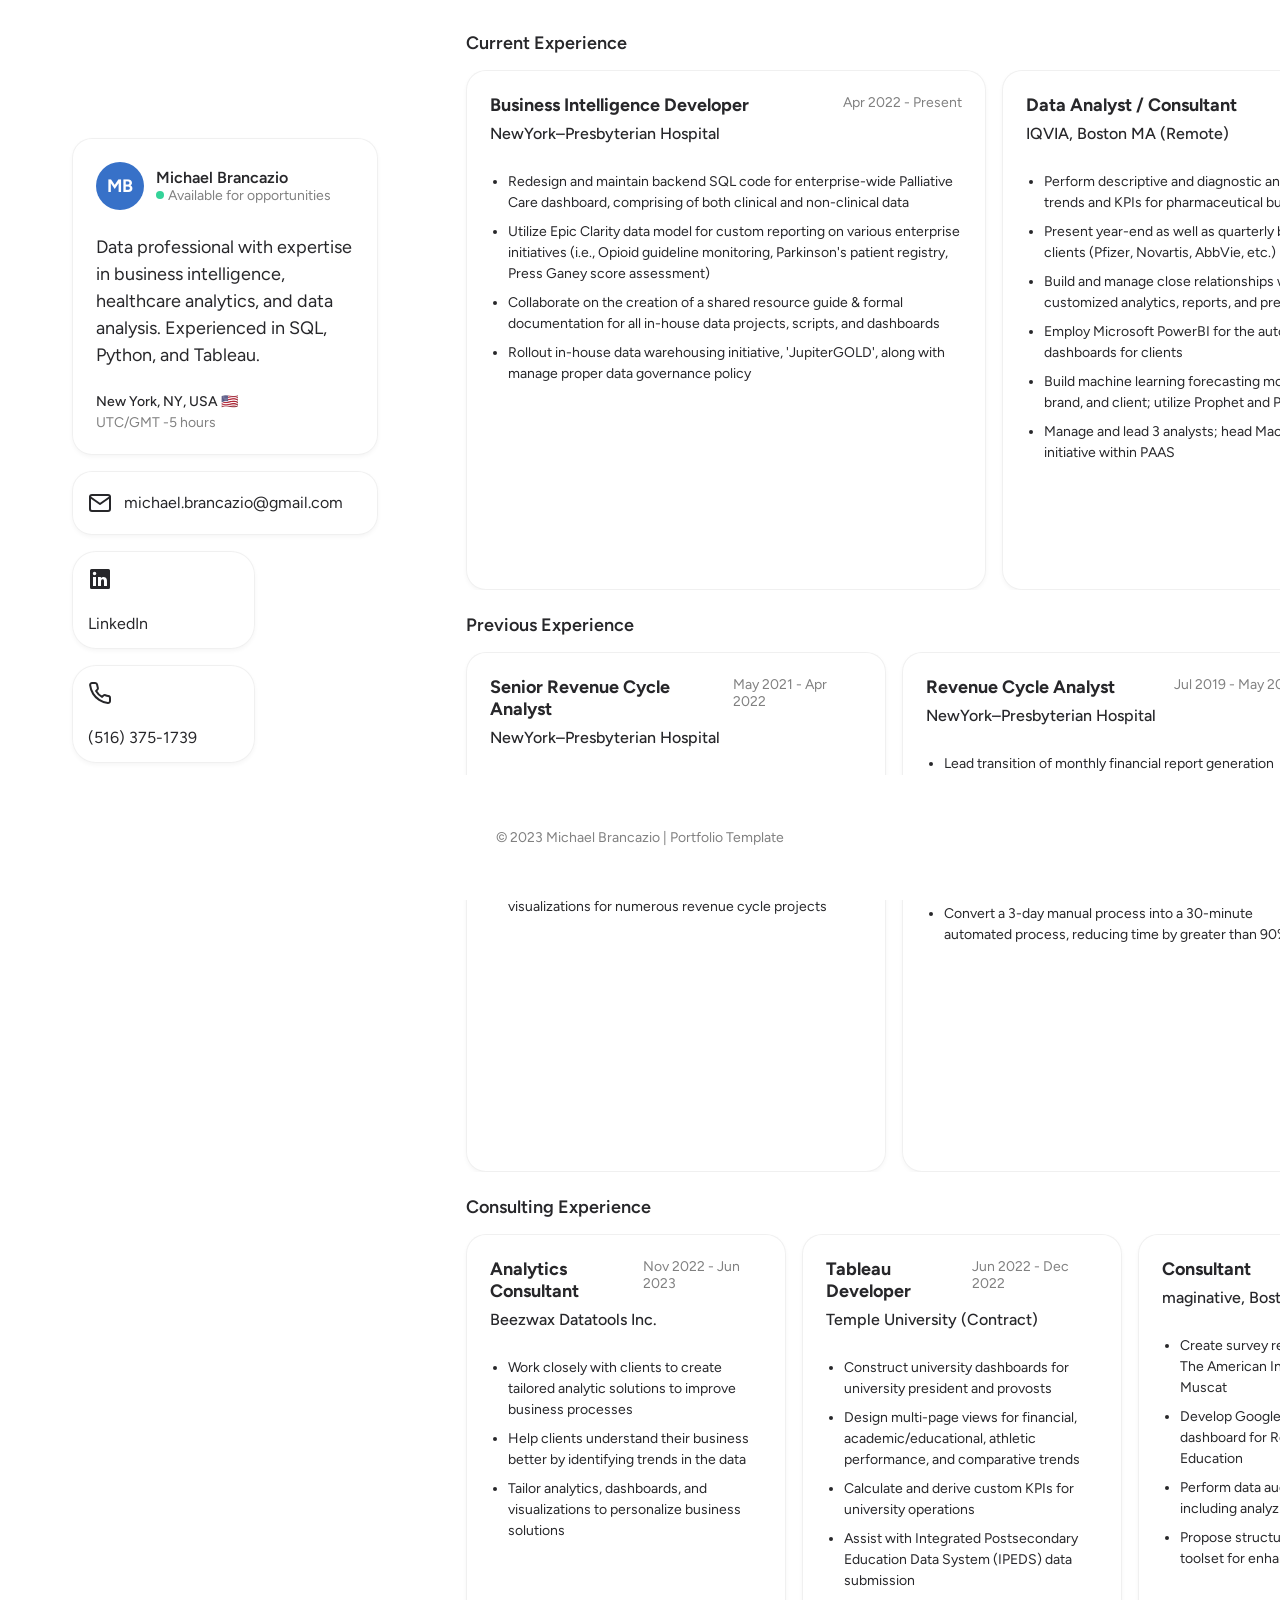
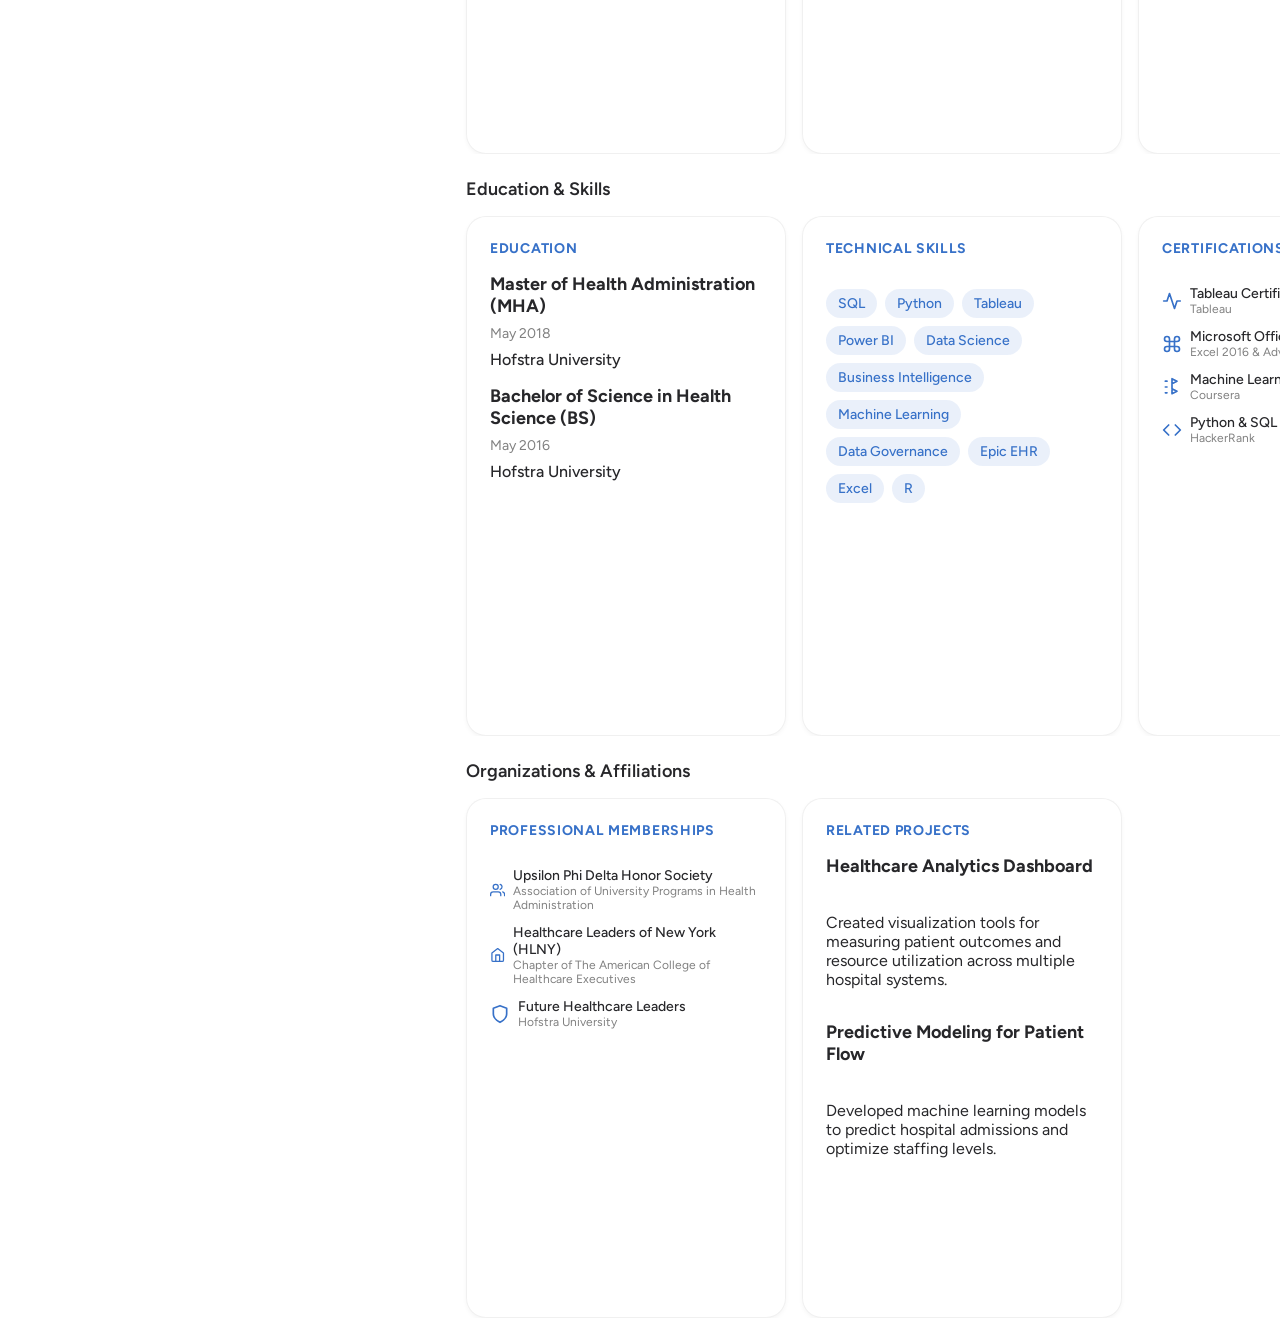
<file: original_main.html>
<!doctype html>
<html lang="en">
<head>
    <meta charset="utf-8">
    <meta name="viewport" content="width=device-width">
    <title>Michael Brancazio | Data & Analytics Professional</title>
    <meta name="description" content="Michael Brancazio is a data professional with expertise in business intelligence, data analysis, and healthcare analytics.">
    <link rel="icon" href="https://framerusercontent.com/images/ENkVxBCQ6Tnxb3xKHvZyByF85E.png">
    <!-- Open Graph / Facebook -->
    <meta property="og:type" content="website">
    <meta property="og:title" content="Michael Brancazio | Portfolio">
    <meta property="og:description" content="Healthcare data professional specializing in business intelligence, data analysis, and analytics.">
    
    <link href="https://fonts.googleapis.com/css2?family=Figtree:wght@400;500;600;700&display=swap" rel="stylesheet">
    
    <style>
        :root {
            --bg-color: rgb(255, 255, 255);
            --card-bg: rgb(255, 255, 255);
            --text-color: rgb(39, 39, 42);
            --text-secondary: rgb(128, 128, 128);
            --border-color: rgba(0, 0, 0, 0.06);
            --accent-blue: #3771c8;
            --accent-teal: #4682B4;
            --font-primary: "Figtree", sans-serif;
        }
        
        @media (prefers-color-scheme: dark) {
            :root {
                --bg-color: rgb(10, 10, 11);
                --card-bg: rgb(18, 18, 18);
                --text-color: rgb(255, 255, 255);
                --text-secondary: rgb(161, 161, 170);
                --border-color: rgba(255, 255, 255, 0.06);
            }
        }
        
        body {
            margin: 0;
            padding: 0;
            box-sizing: border-box;
            background-color: var(--bg-color);
            font-family: var(--font-primary);
            color: var(--text-color);
            -webkit-font-smoothing: antialiased;
            -moz-osx-font-smoothing: grayscale;
            overflow-x: hidden;
        }
        
        *, *::before, *::after {
            box-sizing: border-box;
        }
        
        .container {
            max-width: 1440px;
            margin: 0 auto;
            padding: 0;
            display: flex;
            flex-direction: column;
            align-items: center;
        }
        
        .section {
            width: 100%;
            min-height: 100vh;
            display: flex;
            position: relative;
        }
        
        .fixed-column {
            position: sticky;
            top: 0;
            height: 100vh;
            display: flex;
            flex-direction: column;
            justify-content: center;
            padding: 0 72px;
            width: 450px;
            overflow: auto;
            z-index: 1;
        }
        
        .scrollable-content {
            display: flex;
            flex-direction: column;
            gap: 24px;
            padding: 32px 0;
            height: 100vh;
            overflow: visible;
            width: calc(100% - 450px);
        }
        
        .horizontal-scroll-container {
            display: flex;
            flex-direction: row;
            gap: 16px;
            padding: 0 16px;
            overflow-x: auto;
            scroll-behavior: smooth;
            -webkit-overflow-scrolling: touch;
            width: 100%;
            height: 520px;
        }
        
        .horizontal-scroll-container::-webkit-scrollbar {
            display: none;
        }
        
        .profile-card {
            background-color: var(--card-bg);
            border-radius: 20px;
            box-shadow: inset 0px 0px 0px 1px var(--border-color), 0px 2px 4px 0px rgba(0, 0, 0, 0.04);
            padding: 24px;
            display: flex;
            flex-direction: column;
            gap: 24px;
            height: auto;
            width: 100%;
            max-width: 420px;
        }
        
        .profile-header {
            display: flex;
            align-items: center;
            gap: 12px;
        }
        
        .avatar {
            width: 48px;
            height: 48px;
            border-radius: 50%;
            background-color: var(--accent-blue);
            color: white;
            display: flex;
            align-items: center;
            justify-content: center;
            font-weight: 700;
            font-size: 18px;
        }
        
        .profile-info {
            display: flex;
            flex-direction: column;
        }
        
        .profile-name {
            font-weight: 600;
            font-size: 16px;
        }
        
        .profile-status {
            display: flex;
            align-items: center;
            gap: 4px;
            font-size: 14px;
            color: var(--text-secondary);
        }
        
        .status-dot {
            width: 8px;
            height: 8px;
            border-radius: 50%;
            background-color: #34D399;
        }
        
        .profile-description {
            font-size: 18px;
            line-height: 1.5;
        }
        
        .location-info {
            display: flex;
            flex-direction: column;
            gap: 4px;
            font-size: 14px;
        }
        
        .location {
            font-weight: 500;
        }
        
        .timezone {
            color: var(--text-secondary);
        }
        
        .card {
            background-color: var(--card-bg);
            border-radius: 20px;
            box-shadow: inset 0px 0px 0px 1px var(--border-color), 0px 2px 4px 0px rgba(0, 0, 0, 0.04);
            padding: 24px;
            display: flex;
            flex-direction: column;
            min-height: 180px;
            height: 100%;
            min-width: 320px;
            width: 320px;
            flex-shrink: 0;
            overflow-y: auto;
            transition: transform 0.2s ease-in-out;
        }
        
        .card:hover {
            transform: translateY(-5px);
        }
        
        .card-wide {
            min-width: 420px;
            width: 420px;
        }
        
        .card-large {
            min-width: 520px;
            width: 520px;
        }
        
        .card-section-title {
            font-weight: 700;
            font-size: 14px;
            text-transform: uppercase;
            letter-spacing: 0.05em;
            margin-bottom: 16px;
            color: var(--accent-blue);
        }
        
        .card-title {
            font-weight: 600;
            font-size: 20px;
            margin-bottom: 16px;
        }
        
        .experience-card {
            display: flex;
            flex-direction: column;
            gap: 8px;
        }
        
        .experience-header {
            display: flex;
            justify-content: space-between;
            align-items: flex-start;
        }
        
        .experience-title {
            font-weight: 700;
            font-size: 18px;
        }
        
        .experience-date {
            font-size: 14px;
            color: var(--text-secondary);
        }
        
        .experience-company {
            font-weight: 500;
            font-size: 16px;
        }
        
        .experience-description {
            margin-top: 12px;
        }
        
        .experience-description ul {
            padding-left: 18px;
            margin: 8px 0;
        }
        
        .experience-description li {
            margin-bottom: 8px;
            line-height: 1.5;
            font-size: 14px;
        }
        
        .links-container {
            display: flex;
            flex-direction: column;
            gap: 16px;
            max-width: 450px;
        }
        
        .link-row {
            display: flex;
            flex-wrap: wrap;
            gap: 16px;
        }
        
        .link-card {
            background-color: var(--card-bg);
            border-radius: 24px;
            box-shadow: inset 0px 0px 0px 1px var(--border-color), 0px 2px 4px 0px rgba(0, 0, 0, 0.04);
            padding: 16px;
            display: flex;
            flex-direction: column;
            justify-content: space-between;
            width: 183px;
            height: 98px;
            text-decoration: none;
            color: var(--text-color);
            transition: transform 0.2s ease-in-out;
        }
        
        .link-card:hover {
            transform: translateY(-3px);
        }
        
        .link-icon {
            width: 24px;
            height: 24px;
        }
        
        .link-email {
            width: 100%;
            max-width: 100%;
            border-radius: 20px;
            height: 64px;
            display: flex;
            flex-direction: row;
            align-items: center;
            padding: 12px 16px;
            gap: 12px;
        }
        
        .link-text {
            flex: 1;
        }
        
        .skills-list {
            display: flex;
            flex-wrap: wrap;
            gap: 8px;
            margin-top: 16px;
        }
        
        .skill-tag {
            background-color: rgba(55, 113, 200, 0.1);
            padding: 6px 12px;
            border-radius: 16px;
            font-size: 14px;
            font-weight: 500;
            color: var(--accent-blue);
        }
        
        .certifications-list {
            display: flex;
            flex-direction: column;
            gap: 12px;
            margin-top: 12px;
        }
        
        .cert-item {
            display: flex;
            align-items: center;
            gap: 8px;
        }
        
        .cert-icon {
            width: 20px;
            height: 20px;
            color: var(--accent-blue);
        }
        
        .cert-title {
            font-weight: 500;
            font-size: 14px;
        }
        
        .cert-issuer {
            font-size: 12px;
            color: var(--text-secondary);
        }
        
        .section-label {
            font-weight: 600;
            font-size: 18px;
            margin-bottom: 16px;
            padding-left: 16px;
        }
        
        .footer {
            padding: 40px 16px;
            text-align: center;
            font-size: 14px;
            color: var(--text-secondary);
            width: 100%;
            position: fixed;
            bottom: 0;
            background-color: var(--bg-color);
            z-index: 10;
        }
        
        @media (max-width: 1024px) {
            .fixed-column {
                padding: 0 48px;
                width: 400px;
            }
            
            .scrollable-content {
                width: calc(100% - 400px);
            }
        }
        
        @media (max-width: 768px) {
            .section {
                flex-direction: column;
                min-height: auto;
            }
            
            .fixed-column {
                position: relative;
                height: auto;
                width: 100%;
                padding: 96px 24px 48px;
            }
            
            .scrollable-content {
                width: 100%;
                height: auto;
                overflow: visible;
            }
            
            .horizontal-scroll-container {
                height: auto;
                padding: 16px;
                flex-wrap: wrap;
                justify-content: center;
            }
            
            .card {
                min-width: 100%;
                width: 100%;
            }
            
            .card-wide, .card-large {
                min-width: 100%;
                width: 100%;
            }
            
            .profile-card {
                max-width: 100%;
            }
            
            .links-container {
                max-width: 100%;
            }
            
            .link-card {
                width: calc(50% - 8px);
            }
            
            .footer {
                position: relative;
            }
        }
    </style>
</head>

<body>
    <div class="container">
        <div class="section">
            <div class="fixed-column">
                <div class="profile-card">
                    <div class="profile-header">
                        <div class="avatar">MB</div>
                        <div class="profile-info">
                            <div class="profile-name">Michael Brancazio</div>
                            <div class="profile-status">
                                <div class="status-dot"></div>
                                <span>Available for opportunities</span>
                            </div>
                        </div>
                    </div>
                    
                    <div class="profile-description">
                        Data professional with expertise in business intelligence, healthcare analytics, and data analysis. Experienced in SQL, Python, and Tableau.
                    </div>
                    
                    <div class="location-info">
                        <div class="location">New York, NY, USA 🇺🇸</div>
                        <div class="timezone">UTC/GMT -5 hours</div>
                    </div>
                </div>
                
                <div class="links-container" style="margin-top: 16px;">
                    <a href="mailto:michael.brancazio@gmail.com" class="link-card link-email">
                        <svg class="link-icon" xmlns="http://www.w3.org/2000/svg" viewBox="0 0 24 24" fill="none" stroke="currentColor" stroke-width="2" stroke-linecap="round" stroke-linejoin="round">
                            <path d="M4 4h16c1.1 0 2 .9 2 2v12c0 1.1-.9 2-2 2H4c-1.1 0-2-.9-2-2V6c0-1.1.9-2 2-2z"></path>
                            <polyline points="22,6 12,13 2,6"></polyline>
                        </svg>
                        <span class="link-text">michael.brancazio@gmail.com</span>
                    </a>
                    
                    <div class="link-row">
                        <a href="https://www.linkedin.com/in/michael-brancazio" target="_blank" class="link-card">
                            <svg class="link-icon" xmlns="http://www.w3.org/2000/svg" viewBox="0 0 24 24" fill="currentColor">
                                <path d="M20.5 2h-17A1.5 1.5 0 002 3.5v17A1.5 1.5 0 003.5 22h17a1.5 1.5 0 001.5-1.5v-17A1.5 1.5 0 0020.5 2zM8 19H5v-9h3zM6.5 8.25A1.75 1.75 0 118.3 6.5a1.78 1.78 0 01-1.8 1.75zM19 19h-3v-4.74c0-1.42-.6-1.93-1.38-1.93A1.74 1.74 0 0013 14.19a.66.66 0 000 .14V19h-3v-9h2.9v1.3a3.11 3.11 0 012.7-1.4c1.55 0 3.36.86 3.36 3.66z"></path>
                            </svg>
                            <span>LinkedIn</span>
                        </a>
                        
                        <a href="tel:5163751739" class="link-card">
                            <svg class="link-icon" xmlns="http://www.w3.org/2000/svg" viewBox="0 0 24 24" fill="none" stroke="currentColor" stroke-width="2" stroke-linecap="round" stroke-linejoin="round">
                                <path d="M22 16.92v3a2 2 0 01-2.18 2 19.79 19.79 0 01-8.63-3.07 19.5 19.5 0 01-6-6 19.79 19.79 0 01-3.07-8.67A2 2 0 014.11 2h3a2 2 0 012 1.72 12.84 12.84 0 00.7 2.81 2 2 0 01-.45 2.11L8.09 9.91a16 16 0 006 6l1.27-1.27a2 2 0 012.11-.45 12.84 12.84 0 002.81.7A2 2 0 0122 16.92z"></path>
                            </svg>
                            <span>(516) 375-1739</span>
                        </a>
                    </div>
                </div>
            </div>
            
            <div class="scrollable-content">
                <!-- Current Experience Section -->
                <div>
                    <div class="section-label">Current Experience</div>
                    <div class="horizontal-scroll-container">
                        <div class="card card-large">
                            <div class="experience-card">
                                <div class="experience-header">
                                    <div class="experience-title">Business Intelligence Developer</div>
                                    <div class="experience-date">Apr 2022 - Present</div>
                                </div>
                                <div class="experience-company">NewYork–Presbyterian Hospital</div>
                                <div class="experience-description">
                                    <ul>
                                        <li>Redesign and maintain backend SQL code for enterprise-wide Palliative Care dashboard, comprising of both clinical and non-clinical data</li>
                                        <li>Utilize Epic Clarity data model for custom reporting on various enterprise initiatives (i.e., Opioid guideline monitoring, Parkinson's patient registry, Press Ganey score assessment)</li>
                                        <li>Collaborate on the creation of a shared resource guide & formal documentation for all in-house data projects, scripts, and dashboards</li>
                                        <li>Rollout in-house data warehousing initiative, 'JupiterGOLD', along with manage proper data governance policy</li>
                                    </ul>
                                </div>
                            </div>
                        </div>
                        
                        <div class="card card-large">
                            <div class="experience-card">
                                <div class="experience-header">
                                    <div class="experience-title">Data Analyst / Consultant</div>
                                    <div class="experience-date">Jan 2021 - Present</div>
                                </div>
                                <div class="experience-company">IQVIA, Boston MA (Remote)</div>
                                <div class="experience-description">
                                    <ul>
                                        <li>Perform descriptive and diagnostic analytics highlighting historical trends and KPIs for pharmaceutical business reviews</li>
                                        <li>Present year-end as well as quarterly business reviews to high-profile clients (Pfizer, Novartis, AbbVie, etc.)</li>
                                        <li>Build and manage close relationships with clients providing them with customized analytics, reports, and presentations</li>
                                        <li>Employ Microsoft PowerBI for the automation of reports and building of dashboards for clients</li>
                                        <li>Build machine learning forecasting models tailored to each product, brand, and client; utilize Prophet and Plotly</li>
                                        <li>Manage and lead 3 analysts; head Machine Learning & Forecasting initiative within PAAS</li>
                                    </ul>
                                </div>
                            </div>
                        </div>
                        
                        <!-- Can add more current experience cards here -->
                    </div>
                </div>
                
                <!-- Previous Experience Section -->
                <div>
                    <div class="section-label">Previous Experience</div>
                    <div class="horizontal-scroll-container">
                        <div class="card card-wide">
                            <div class="experience-card">
                                <div class="experience-header">
                                    <div class="experience-title">Senior Revenue Cycle Analyst</div>
                                    <div class="experience-date">May 2021 - Apr 2022</div>
                                </div>
                                <div class="experience-company">NewYork–Presbyterian Hospital</div>
                                <div class="experience-description">
                                    <ul>
                                        <li>Automate financial reports and analysis of monthly finances for 9 hospitals using Tableau dashboards</li>
                                        <li>Collaborate with enterprise data warehouse, data governance, and business teams on data quality issues</li>
                                        <li>Organize complex data modeling, data manipulation, and visualizations for numerous revenue cycle projects</li>
                                    </ul>
                                </div>
                            </div>
                        </div>
                        
                        <div class="card card-wide">
                            <div class="experience-card">
                                <div class="experience-header">
                                    <div class="experience-title">Revenue Cycle Analyst</div>
                                    <div class="experience-date">Jul 2019 - May 2021</div>
                                </div>
                                <div class="experience-company">NewYork–Presbyterian Hospital</div>
                                <div class="experience-description">
                                    <ul>
                                        <li>Lead transition of monthly financial report generation from Excel into Python</li>
                                        <li>Utilization of Pandas, NumPy, and PETL to create and generate cleaner data pipelines and reports</li>
                                        <li>Calculate key financial performance metrics (KPIs), including NCR, RAO, and TPRR</li>
                                        <li>Convert a 3-day manual process into a 30-minute automated process, reducing time by greater than 90%</li>
                                    </ul>
                                </div>
                            </div>
                        </div>
                        
                        <div class="card">
                            <div class="experience-card">
                                <div class="experience-header">
                                    <div class="experience-title">Administrative Manager</div>
                                    <div class="experience-date">Oct 2018 - Jul 2019</div>
                                </div>
                                <div class="experience-company">ICL, Brooklyn NY</div>
                                <div class="experience-description">
                                    <ul>
                                        <li>Help open new East New York Hub; participate in crucial initial processes and structuring of operations</li>
                                        <li>Manage healthcare facility of 200+ staff housing clinics and offices, as well as oversee day-to-day operations</li>
                                        <li>Create, design, and implement Temperature Reporting System (TRS) for tracking and analysis of staff morale</li>
                                    </ul>
                                </div>
                            </div>
                        </div>
                    </div>
                </div>
                
                <!-- Consulting Experience Section -->
                <div>
                    <div class="section-label">Consulting Experience</div>
                    <div class="horizontal-scroll-container">
                        <div class="card">
                            <div class="experience-card">
                                <div class="experience-header">
                                    <div class="experience-title">Analytics Consultant</div>
                                    <div class="experience-date">Nov 2022 - Jun 2023</div>
                                </div>
                                <div class="experience-company">Beezwax Datatools Inc.</div>
                                <div class="experience-description">
                                    <ul>
                                        <li>Work closely with clients to create tailored analytic solutions to improve business processes</li>
                                        <li>Help clients understand their business better by identifying trends in the data</li>
                                        <li>Tailor analytics, dashboards, and visualizations to personalize business solutions</li>
                                    </ul>
                                </div>
                            </div>
                        </div>
                        
                        <div class="card">
                            <div class="experience-card">
                                <div class="experience-header">
                                    <div class="experience-title">Tableau Developer</div>
                                    <div class="experience-date">Jun 2022 - Dec 2022</div>
                                </div>
                                <div class="experience-company">Temple University (Contract)</div>
                                <div class="experience-description">
                                    <ul>
                                        <li>Construct university dashboards for university president and provosts</li>
                                        <li>Design multi-page views for financial, academic/educational, athletic performance, and comparative trends</li>
                                        <li>Calculate and derive custom KPIs for university operations</li>
                                        <li>Assist with Integrated Postsecondary Education Data System (IPEDS) data submission</li>
                                    </ul>
                                </div>
                            </div>
                        </div>
                        
                        <div class="card">
                            <div class="experience-card">
                                <div class="experience-header">
                                    <div class="experience-title">Consultant</div>
                                    <div class="experience-date">Mar 2021 - Present</div>
                                </div>
                                <div class="experience-company">maginative, Boston MA</div>
                                <div class="experience-description">
                                    <ul>
                                        <li>Create survey response dashboard for The American International School of Muscat</li>
                                        <li>Develop Google Analytics custom dashboard for Relay Graduate School of Education</li>
                                        <li>Perform data audit for Raven360, including analyzing existing data tools</li>
                                        <li>Propose structural data governance toolset for enhanced data capture</li>
                                    </ul>
                                </div>
                            </div>
                        </div>
                    </div>
                </div>
                
                <!-- Education & Skills Section -->
                <div>
                    <div class="section-label">Education & Skills</div>
                    <div class="horizontal-scroll-container">
                        <div class="card">
                            <div class="card-section-title">Education</div>
                            
                            <div class="experience-card">
                                <div class="experience-title">Master of Health Administration (MHA)</div>
                                <div class="experience-date">May 2018</div>
                                <div class="experience-company">Hofstra University</div>
                            </div>
                            
                            <div class="experience-card" style="margin-top: 16px;">
                                <div class="experience-title">Bachelor of Science in Health Science (BS)</div>
                                <div class="experience-date">May 2016</div>
                                <div class="experience-company">Hofstra University</div>
                            </div>
                        </div>
                        
                        <div class="card">
                            <div class="card-section-title">Technical Skills</div>
                            
                            <div class="skills-list">
                                <div class="skill-tag">SQL</div>
                                <div class="skill-tag">Python</div>
                                <div class="skill-tag">Tableau</div>
                                <div class="skill-tag">Power BI</div>
                                <div class="skill-tag">Data Science</div>
                                <div class="skill-tag">Business Intelligence</div>
                                <div class="skill-tag">Machine Learning</div>
                                <div class="skill-tag">Data Governance</div>
                                <div class="skill-tag">Epic EHR</div>
                                <div class="skill-tag">Excel</div>
                                <div class="skill-tag">R</div>
                            </div>
                        </div>
                        
                        <div class="card card-wide">
                            <div class="card-section-title">Certifications</div>
                            
                            <div class="certifications-list">
                                <div class="cert-item">
                                    <svg class="cert-icon" xmlns="http://www.w3.org/2000/svg" viewBox="0 0 24 24" fill="none" stroke="currentColor" stroke-width="2" stroke-linecap="round" stroke-linejoin="round">
                                        <path d="M22 12h-4l-3 9L9 3l-3 9H2"></path>
                                    </svg>
                                    <div>
                                        <div class="cert-title">Tableau Certified Data Analyst</div>
                                        <div class="cert-issuer">Tableau</div>
                                    </div>
                                </div>
                                
                                <div class="cert-item">
                                    <svg class="cert-icon" xmlns="http://www.w3.org/2000/svg" viewBox="0 0 24 24" fill="none" stroke="currentColor" stroke-width="2" stroke-linecap="round" stroke-linejoin="round">
                                        <path d="M18 3a3 3 0 0 0-3 3v12a3 3 0 0 0 3 3 3 3 0 0 0 3-3 3 3 0 0 0-3-3H6a3 3 0 0 0-3 3 3 3 0 0 0 3 3 3 3 0 0 0 3-3V6a3 3 0 0 0-3-3 3 3 0 0 0-3 3 3 3 0 0 0 3 3h12a3 3 0 0 0 3-3 3 3 0 0 0-3-3z"></path>
                                    </svg>
                                    <div>
                                        <div class="cert-title">Microsoft Office Specialist (MOS)</div>
                                        <div class="cert-issuer">Excel 2016 & Advanced Excel 2016</div>
                                    </div>
                                </div>
                                
                                <div class="cert-item">
                                    <svg class="cert-icon" xmlns="http://www.w3.org/2000/svg" viewBox="0 0 24 24" fill="none" stroke="currentColor" stroke-width="2" stroke-linecap="round" stroke-linejoin="round">
                                        <path d="M12 8l6-3-6-3v18l6-3-6-3"></path>
                                        <path d="M4 5h2"></path>
                                        <path d="M6 12H4"></path>
                                        <path d="M4 19h2"></path>
                                    </svg>
                                    <div>
                                        <div class="cert-title">Machine Learning by Stanford University</div>
                                        <div class="cert-issuer">Coursera</div>
                                    </div>
                                </div>
                                
                                <div class="cert-item">
                                    <svg class="cert-icon" xmlns="http://www.w3.org/2000/svg" viewBox="0 0 24 24" fill="none" stroke="currentColor" stroke-width="2" stroke-linecap="round" stroke-linejoin="round">
                                        <polyline points="16 18 22 12 16 6"></polyline>
                                        <polyline points="8 6 2 12 8 18"></polyline>
                                    </svg>
                                    <div>
                                        <div class="cert-title">Python & SQL (Advanced)</div>
                                        <div class="cert-issuer">HackerRank</div>
                                    </div>
                                </div>
                            </div>
                        </div>
                    </div>
                </div>
                
                <!-- Organizations -->
                <div>
                    <div class="section-label">Organizations & Affiliations</div>
                    <div class="horizontal-scroll-container">
                        <div class="card">
                            <div class="card-section-title">Professional Memberships</div>
                            
                            <div class="certifications-list">
                                <div class="cert-item">
                                    <svg class="cert-icon" xmlns="http://www.w3.org/2000/svg" viewBox="0 0 24 24" fill="none" stroke="currentColor" stroke-width="2" stroke-linecap="round" stroke-linejoin="round">
                                        <path d="M17 21v-2a4 4 0 0 0-4-4H5a4 4 0 0 0-4 4v2"></path>
                                        <circle cx="9" cy="7" r="4"></circle>
                                        <path d="M23 21v-2a4 4 0 0 0-3-3.87"></path>
                                        <path d="M16 3.13a4 4 0 0 1 0 7.75"></path>
                                    </svg>
                                    <div>
                                        <div class="cert-title">Upsilon Phi Delta Honor Society</div>
                                        <div class="cert-issuer">Association of University Programs in Health Administration</div>
                                    </div>
                                </div>
                                
                                <div class="cert-item">
                                    <svg class="cert-icon" xmlns="http://www.w3.org/2000/svg" viewBox="0 0 24 24" fill="none" stroke="currentColor" stroke-width="2" stroke-linecap="round" stroke-linejoin="round">
                                        <path d="M3 9l9-7 9 7v11a2 2 0 0 1-2 2H5a2 2 0 0 1-2-2z"></path>
                                        <polyline points="9 22 9 12 15 12 15 22"></polyline>
                                    </svg>
                                    <div>
                                        <div class="cert-title">Healthcare Leaders of New York (HLNY)</div>
                                        <div class="cert-issuer">Chapter of The American College of Healthcare Executives</div>
                                    </div>
                                </div>
                                
                                <div class="cert-item">
                                    <svg class="cert-icon" xmlns="http://www.w3.org/2000/svg" viewBox="0 0 24 24" fill="none" stroke="currentColor" stroke-width="2" stroke-linecap="round" stroke-linejoin="round">
                                        <path d="M12 22s8-4 8-10V5l-8-3-8 3v7c0 6 8 10 8 10z"></path>
                                    </svg>
                                    <div>
                                        <div class="cert-title">Future Healthcare Leaders</div>
                                        <div class="cert-issuer">Hofstra University</div>
                                    </div>
                                </div>
                            </div>
                        </div>
                        
                        <!-- Template for additional cards in this section -->
                        <div class="card">
                            <div class="card-section-title">Related Projects</div>
                            
                            <div class="experience-card">
                                <div class="experience-title">Healthcare Analytics Dashboard</div>
                                <div class="experience-description">
                                    <p>Created visualization tools for measuring patient outcomes and resource utilization across multiple hospital systems.</p>
                                </div>
                            </div>
                            
                            <div class="experience-card" style="margin-top: 16px;">
                                <div class="experience-title">Predictive Modeling for Patient Flow</div>
                                <div class="experience-description">
                                    <p>Developed machine learning models to predict hospital admissions and optimize staffing levels.</p>
                                </div>
                            </div>
                        </div>
                    </div>
                </div>
            </div>
        </div>
        
        <footer class="footer">
            <p>© 2023 Michael Brancazio | Portfolio Template</p>
        </footer>
    </div>
</body>
</html>
</file>
